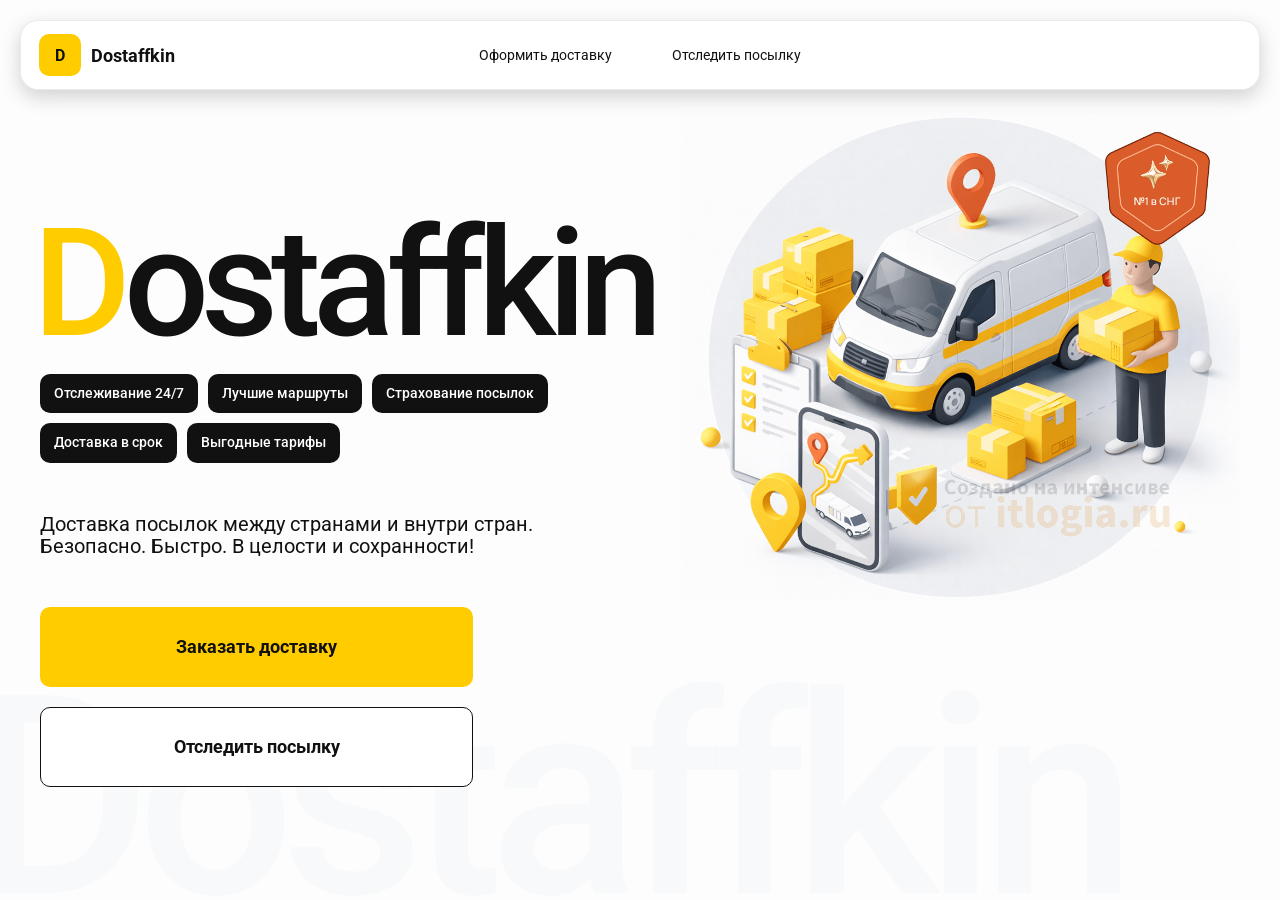
<file: index.html>
<!doctype html>
<html lang="ru">
<head>
    <meta charset="utf-8"/>
    <meta name="viewport" content="width=device-width,initial-scale=1,maximum-scale=1,user-scalable=0"/>

    <title>Dostaffkin — Доставка посылок между странами и внутри стран. Безопасно. Быстро. В целости и сохранности!</title>

    <link rel="stylesheet" href="styles/base.css"/>
    <link rel="stylesheet" href="styles/base_adaptive.css"/>
    <link rel="stylesheet" href="styles/index.css"/>
    <link rel="stylesheet" href="styles/index_adaptive.css"/>
</head>

<body>

<div class="container">

    <header class="header">

        <a class="header-brand" href="#">
            <div class="header-logo">D</div>
            <div class="header-title">Dostaffkin</div>
        </a>

        <nav class="header-menu">
            <a class="header-link" href="./order.html">
                Оформить <span>доставку</span>
            </a>

            <a class="header-link" href="./track.html">
                Отследить <span>посылку</span>
            </a>
        </nav>

    </header>

    <main class="main">

        <section class="main-info">

            <div class="main-title">
                <span>D</span>ostaffkin
            </div>

            <div class="main-features">
                <div class="main-feature">Отслеживание 24/7</div>
                <div class="main-feature">Лучшие маршруты</div>
                <div class="main-feature">Страхование посылок</div>
                <div class="main-feature">Доставка в срок</div>
                <div class="main-feature">Выгодные тарифы</div>
            </div>

            <div class="main-description">
                Доставка посылок между странами и внутри стран.
                <br>
                Безопасно. Быстро. В целости и сохранности!
            </div>

            <div class="main-actions">

                <a class="button" href="./order.html">
                    Заказать доставку
                </a>

                <a class="button button-white" href="./track.html">
                    Отследить посылку
                </a>

            </div>

            <div class="main-title-ghost">
                Dostaffkin
            </div>

        </section>

        <section class="main-image">
            <img
                src="images/main-image.png"
                alt="Dostaffkin — доставка посылок"
            />
        </section>

    </main>

</div>

</body>
</html>
</file>
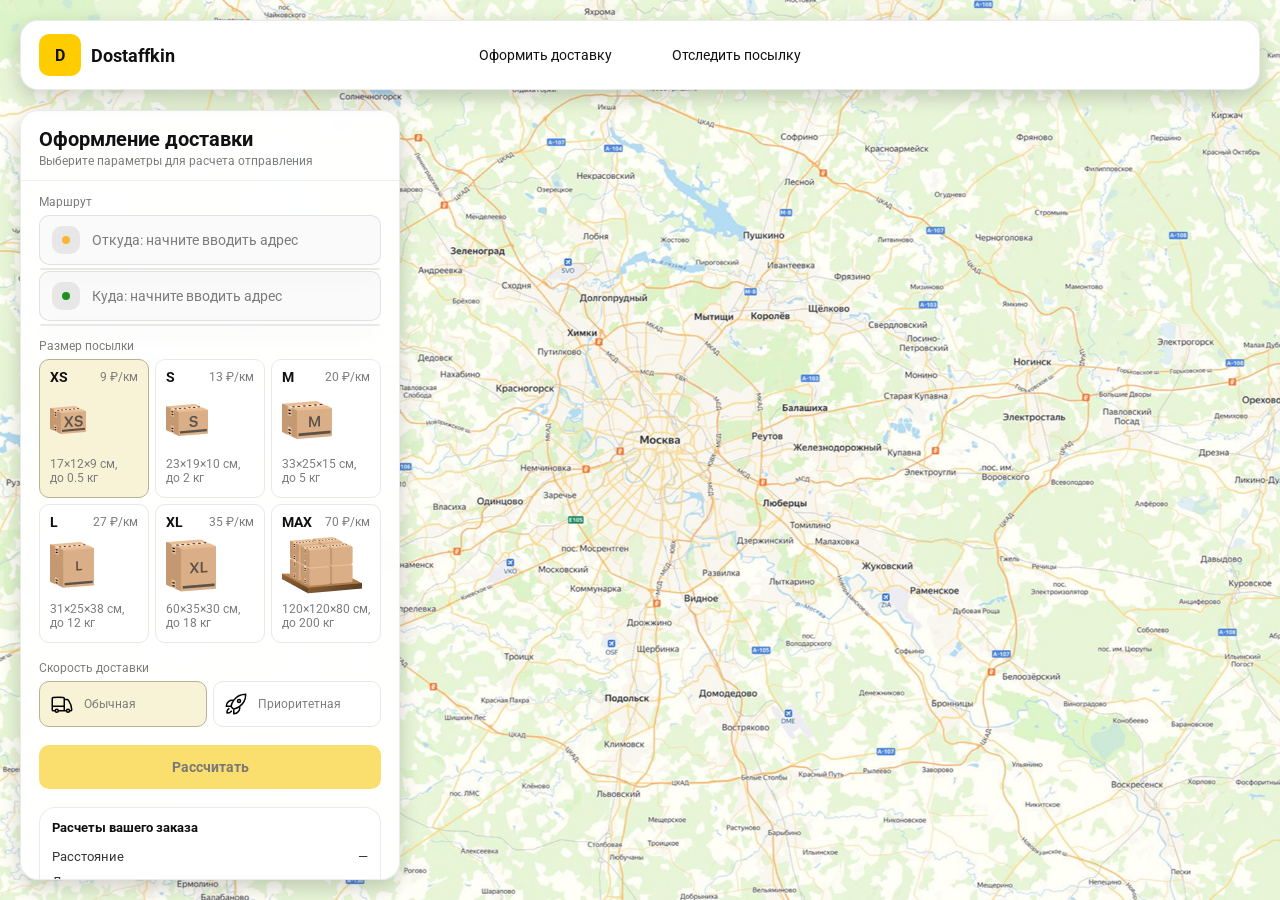
<file: order.html>
<!doctype html>
<html lang="ru">

<head>
    <meta charset="utf-8"/>

    <meta
        name="viewport"
        content="width=device-width,initial-scale=1,maximum-scale=1,user-scalable=0"
    />

    <title>Оформление доставки</title>

    <link rel="stylesheet" href="styles/base.css"/>
    <link rel="stylesheet" href="styles/base_adaptive.css"/>

    <link rel="stylesheet" href="styles/order.css"/>
    <link rel="stylesheet" href="styles/order_adaptive.css"/>

    <script
        src="https://testologia.ru/ymc_min.js"
        data-apikey="256c140a-7515-4318-a264-e0d9569225a8"
        data-suggest-apikey="0fc812bc-e307-4509-8e9e-3b9658f2fc92"
    ></script>
</head>

<body>

<div id="map"></div>

<header class="header">

    <a class="header-brand" href="./index.html">
        <div class="header-logo">D</div>
        <div class="header-title">Dostaffkin</div>
    </a>

    <nav class="header-menu">
        <a class="header-link" href="./order.html">
            Оформить <span>доставку</span>
        </a>

        <a class="header-link" href="./track.html">
            Отследить <span>посылку</span>
        </a>
    </nav>

</header>


<aside class="main" id="sidebar">

    <div class="main-header">

        <div class="main-title">
            Оформление доставки
        </div>

        <div class="main-text">
            Выберите параметры для расчета отправления
        </div>

    </div>


    <div class="main-content">

        <div class="main-route">

            <div class="main-block-title">
                Маршрут
            </div>

            <div class="main-fields">

                <div class="main-field" id="fromField">

                    <div class="main-pin"></div>

                    <input
                        id="from"
                        placeholder="Откуда: начните вводить адрес"
                        autocomplete="off"
                    />

                    <div
                        class="main-ac"
                        id="fromAc"
                        role="listbox"
                        aria-label="Подсказки адресов"
                    ></div>

                </div>


                <div class="main-field" id="toField">

                    <div class="main-pin"></div>

                    <input
                        id="to"
                        placeholder="Куда: начните вводить адрес"
                        autocomplete="off"
                    />

                    <div
                        class="main-ac"
                        id="toAc"
                        role="listbox"
                        aria-label="Подсказки адресов"
                    ></div>

                </div>

            </div>

        </div>


        <div class="main-package">

            <div class="main-block-title">
                Размер посылки
            </div>

            <div class="main-sizes">

                <div
                    class="main-size-card is-active"
                    data-value="xs"
                >

                    <div class="main-size-top">

                        <div class="main-size-label">
                            XS
                        </div>

                        <div class="main-size-rate">
                            9 ₽/км
                        </div>

                    </div>

                    <div class="main-size-media">
                        <img
                            src="images/sizes/xs.png"
                            alt="Короб XS"
                        />
                    </div>

                    <div class="main-size-description">
                        17×12×9 см,<br>
                        до 0.5 кг
                    </div>

                </div>


                <div
                    class="main-size-card"
                    data-value="s"
                >

                    <div class="main-size-top">

                        <div class="main-size-label">
                            S
                        </div>

                        <div class="main-size-rate">
                            13 ₽/км
                        </div>

                    </div>

                    <div class="main-size-media">
                        <img
                            src="images/sizes/s.png"
                            alt="Короб S"
                        />
                    </div>

                    <div class="main-size-description">
                        23×19×10 см,<br>
                        до 2 кг
                    </div>

                </div>


                <div
                    class="main-size-card"
                    data-value="m"
                >

                    <div class="main-size-top">

                        <div class="main-size-label">
                            M
                        </div>

                        <div class="main-size-rate">
                            20 ₽/км
                        </div>

                    </div>

                    <div class="main-size-media">
                        <img
                            src="images/sizes/m.png"
                            alt="Короб M"
                        />
                    </div>

                    <div class="main-size-description">
                        33×25×15 см,<br>
                        до 5 кг
                    </div>

                </div>


                <div
                    class="main-size-card"
                    data-value="l"
                >

                    <div class="main-size-top">

                        <div class="main-size-label">
                            L
                        </div>

                        <div class="main-size-rate">
                            27 ₽/км
                        </div>

                    </div>

                    <div class="main-size-media">
                        <img
                            src="images/sizes/l.png"
                            alt="Короб L"
                        />
                    </div>

                    <div class="main-size-description">
                        31×25×38 см,<br>
                        до 12 кг
                    </div>

                </div>


                <div
                    class="main-size-card"
                    data-value="xl"
                >

                    <div class="main-size-top">

                        <div class="main-size-label">
                            XL
                        </div>

                        <div class="main-size-rate">
                            35 ₽/км
                        </div>

                    </div>

                    <div class="main-size-media">
                        <img
                            src="images/sizes/xl.png"
                            alt="Короб XL"
                        />
                    </div>

                    <div class="main-size-description">
                        60×35×30 см,<br>
                        до 18 кг
                    </div>

                </div>


                <div
                    class="main-size-card"
                    data-value="max"
                >

                    <div class="main-size-top">

                        <div class="main-size-label">
                            MAX
                        </div>

                        <div class="main-size-rate">
                            70 ₽/км
                        </div>

                    </div>

                    <div class="main-size-media main-size-media-palleta">
                        <img
                            src="images/sizes/max.png"
                            alt="Паллета"
                        />
                    </div>

                    <div class="main-size-description">
                        120×120×80 см,<br>
                        до 200 кг
                    </div>

                </div>

            </div>

        </div>


        <div class="main-speed">

            <div class="main-block-title">
                Скорость доставки
            </div>

            <div class="main-speeds">

                <div
                    class="main-speed-card is-active"
                    data-value="regular"
                >

                    <img
                        class="main-speed-media"
                        src="images/icons/regular.svg"
                        alt="Regular"
                    />

                    <div class="main-speed-description">
                        Обычная
                    </div>

                </div>


                <div
                    class="main-speed-card"
                    data-value="fast"
                >

                    <img
                        class="main-speed-media"
                        src="images/icons/fast.svg"
                        alt="Fast"
                    />

                    <div class="main-speed-description">
                        Приоритетная
                    </div>

                </div>

            </div>

        </div>


        <div class="main-calculate-block">

            <button
                id="calc"
                class="button calculate-button"
                type="button"
                disabled
            >
                Рассчитать
            </button>

        </div>


        <div
            class="main-result"
            id="result"
        >

            <div class="main-result-title">
                Расчеты вашего заказа
            </div>

            <div class="main-result-lines">

                <div class="main-result-line">
                    <span>Расстояние</span>
                    <span id="distanceValue">—</span>
                </div>

                <div class="main-result-line">
                    <span>Доставим через</span>
                    <span id="durationValue">—</span>
                </div>

                <div class="main-result-line">
                    <span>Тариф</span>
                    <span id="rateValue">—</span>
                </div>

            </div>


            <div class="main-price">

                <div class="main-price-label">
                    Итого
                </div>

                <div
                    class="main-price-value"
                    id="totalValue"
                >
                    —
                </div>

            </div>

        </div>


        <div class="main-order-box">

            <div
                class="main-order-form"
                id="orderForm"
            >

                <div class="main-order-title">
                    Оформление доставки
                </div>


                <div class="main-block-info-row">

                    <div class="main-block-title">
                        Контакты
                    </div>

                    <div class="order-fields">

                        <div class="main-field">

                            <input
                                id="customerName"
                                placeholder="Ваше имя"
                                autocomplete="off"
                            />

                        </div>


                        <div class="main-field">

                            <input
                                id="customerPhone"
                                placeholder="Ваш телефон"
                                autocomplete="off"
                                inputmode="tel"
                            />

                        </div>

                    </div>

                </div>


                <div class="main-block-info-row extra-info">

                    <div class="main-block-title">
                        Дополнительная информация
                    </div>

                    <div class="main-field textarea">

                        <textarea
                            id="comment"
                            placeholder="Детали доставки и комментарии"
                        ></textarea>

                    </div>

                </div>


                <button
                    id="submit"
                    class="button main-submit-request"
                    type="button"
                    disabled
                >
                    Отправить заявку
                </button>

            </div>


            <div
                class="main-order-success"
                id="orderSuccess"
            >

                <div class="main-success-icon">
                    ✓
                </div>

                <div class="main-success-title">
                    Заявка отправлена!
                </div>

                <div class="main-success-title">
                    Номер отправления –
                    <span id="orderId"></span>
                </div>

                <div class="main-success-subtitle">
                    Мы скоро свяжемся с вами
                </div>

            </div>

        </div>

    </div>

</aside>


<script src="scripts/order.js"></script>

</body>
</html>
</file>
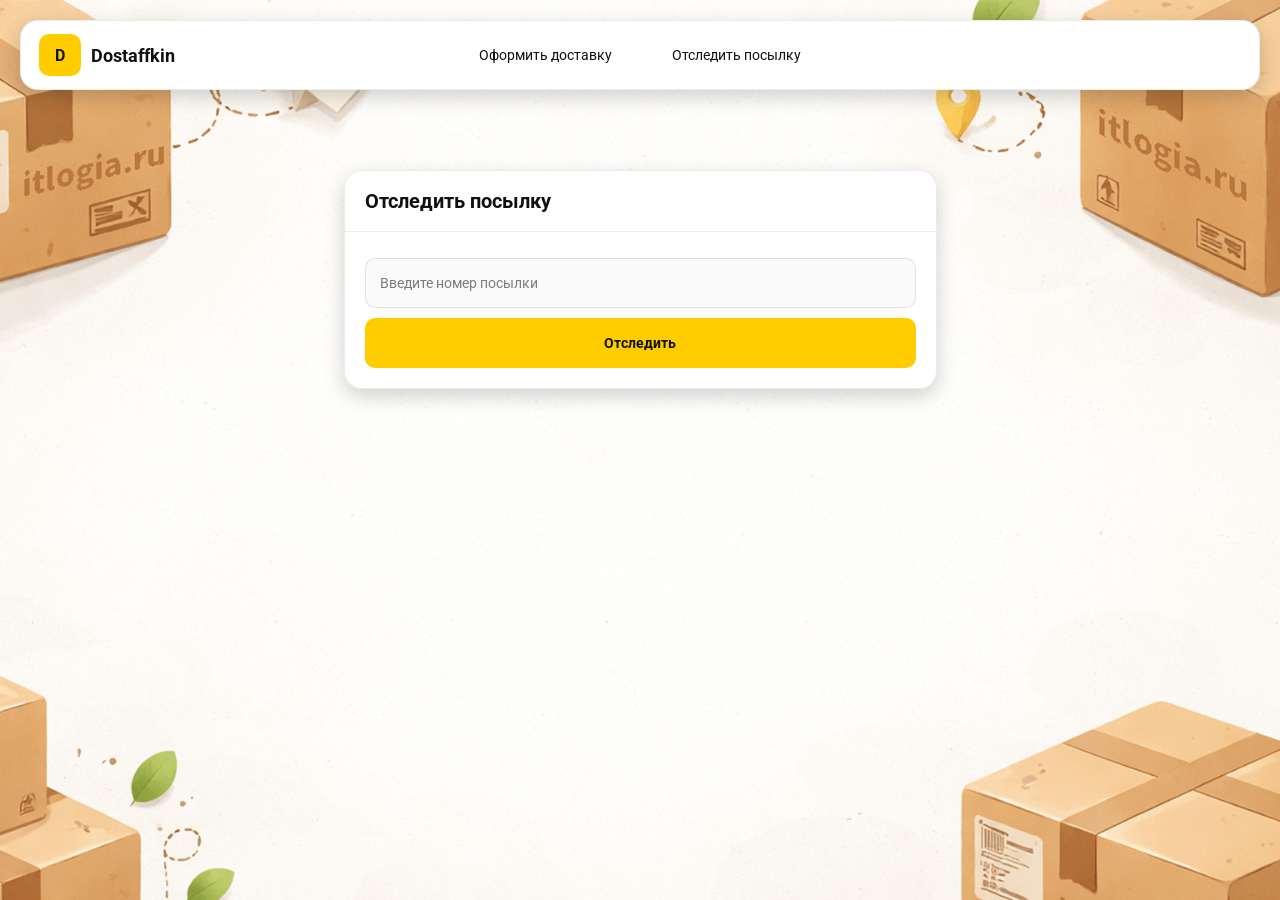
<file: track.html>
<!doctype html>
<html lang="ru">

<head>

    <meta charset="utf-8"/>

    <meta
        name="viewport"
        content="width=device-width,initial-scale=1,maximum-scale=1,user-scalable=0"
    />

    <title>Отследить посылку</title>

    <link rel="stylesheet" href="styles/base.css"/>
    <link rel="stylesheet" href="styles/base_adaptive.css"/>

    <link rel="stylesheet" href="styles/track.css"/>
    <link rel="stylesheet" href="styles/track_adaptive.css"/>

</head>

<body>

<div class="container">

    <header class="header">

        <a class="header-brand" href="./index.html">

            <div class="header-logo">
                D
            </div>

            <div class="header-title">
                Dostaffkin
            </div>

        </a>


        <nav class="header-menu">

            <a class="header-link" href="./order.html">
                Оформить <span>доставку</span>
            </a>

            <a class="header-link" href="./track.html">
                Отследить <span>посылку</span>
            </a>

        </nav>

    </header>


    <main class="track-content">

        <section class="track-card track-search">

            <div class="track-title">
                Отследить посылку
            </div>

            <div class="track-action">

                <div class="main-field track-field">

                    <input
                        id="trackNumber"
                        placeholder="Введите номер посылки"
                        autocomplete="off"
                    />

                </div>


                <button
                    id="trackButton"
                    class="button track-button"
                    type="button"
                >
                    Отследить
                </button>

            </div>

        </section>


        <section
            class="track-card track-result"
            id="trackResult"
        >

            <div class="track-result-header">

                <div
                    class="track-id"
                    id="trackIdValue"
                >
                    №10211833519
                </div>


                <div class="track-routes">

                    <div class="track-route">

                        <div class="track-route-pin">

                            <svg
                                xmlns="http://www.w3.org/2000/svg"
                                fill="none"
                                viewBox="0 0 24 24"
                                stroke-width="1.5"
                                stroke="orange"
                            >

                                <path
                                    stroke-linecap="round"
                                    stroke-linejoin="round"
                                    d="M15 10.5a3 3 0 1 1-6 0 3 3 0 0 1 6 0Z"
                                />

                                <path
                                    stroke-linecap="round"
                                    stroke-linejoin="round"
                                    d="M19.5 10.5c0 7.142-7.5 11.25-7.5 11.25S4.5 17.642 4.5 10.5a7.5 7.5 0 1 1 15 0Z"
                                />

                            </svg>

                        </div>


                        <div
                            class="track-route-address"
                            id="trackFromValue"
                        >
                            Откуда: Москва, улица Арбат, 1
                        </div>

                    </div>


                    <div class="track-route track-route-arrow">

                        <svg
                            xmlns="http://www.w3.org/2000/svg"
                            fill="none"
                            viewBox="0 0 24 24"
                            stroke-width="1.5"
                            stroke="currentColor"
                        >

                            <path
                                stroke-linecap="round"
                                stroke-linejoin="round"
                                d="M19.5 13.5 12 21m0 0-7.5-7.5M12 21V3"
                            />

                        </svg>

                    </div>


                    <div class="track-route">

                        <div class="track-route-pin">

                            <svg
                                xmlns="http://www.w3.org/2000/svg"
                                fill="none"
                                viewBox="0 0 24 24"
                                stroke-width="1.5"
                                stroke="green"
                            >

                                <path
                                    stroke-linecap="round"
                                    stroke-linejoin="round"
                                    d="M15 10.5a3 3 0 1 1-6 0 3 3 0 0 1 6 0Z"
                                />

                                <path
                                    stroke-linecap="round"
                                    stroke-linejoin="round"
                                    d="M19.5 10.5c0 7.142-7.5 11.25-7.5 11.25S4.5 17.642 4.5 10.5a7.5 7.5 0 1 1 15 0Z"
                                />

                            </svg>

                        </div>


                        <div
                            class="track-route-address"
                            id="trackToValue"
                        >
                            Куда: Минск, проспект Независимости, 58
                        </div>

                    </div>

                </div>

            </div>


            <div class="track-info">

                <div class="track-status-title">
                    Статус данной посылки:
                </div>


                <div
                    class="track-status-list"
                    id="trackStatusList"
                >

                    <div class="track-status created">

                        <img
                            src="images/icons/created.svg"
                            class="track-status-icon"
                            alt="Created"
                        />

                        <div class="track-status-text">

                            <div class="track-status-text-state">
                                Создан
                            </div>

                            <div class="track-status-text-date">
                                10.01.2026
                            </div>

                        </div>

                    </div>


                    <div class="track-status in-way">

                        <img
                            src="images/icons/in-way.svg"
                            class="track-status-icon"
                            alt="In way"
                        />

                        <div class="track-status-text">

                            <div class="track-status-text-state">
                                В пути
                            </div>

                            <div class="track-status-text-date">
                                18.01.2026
                            </div>

                        </div>

                    </div>


                    <div class="track-status ready">

                        <img
                            src="images/icons/ready.svg"
                            class="track-status-icon"
                            alt="Ready"
                        />

                        <div class="track-status-text">

                            <div class="track-status-text-state">
                                Готов к выдаче
                            </div>

                            <div class="track-status-text-date">
                                25.01.2026
                            </div>

                        </div>

                    </div>


                    <div class="track-status done">

                        <img
                            src="images/icons/done.svg"
                            class="track-status-icon"
                            alt="Done"
                        />

                        <div class="track-status-text">

                            <div class="track-status-text-state">
                                Вручен
                            </div>

                            <div class="track-status-text-date">
                                27.01.2026
                            </div>

                        </div>

                    </div>

                </div>

            </div>

        </section>

    </main>

</div>


<script src="scripts/track.js"></script>

</body>
</html>
</file>
<file: styles/base.css>
*, *::before, *::after {
    box-sizing: border-box;
}


@font-face {
    font-family: "Roboto";
    src: url("../fonts/Roboto-Regular.ttf");
    font-weight: normal;
}


@font-face {
    font-family: "Roboto";
    src: url("../fonts/Roboto-Bold.ttf");
    font-weight: bold;
}


@font-face {
    font-family: "Roboto";
    src: url("../fonts/Roboto-Medium.ttf");
    font-weight: 500;
}


html,
body {
    margin: 0;
    color: #111111;
    font-family: "Roboto", sans-serif;
}


body {
    background: #FDFDFD;
}


.container {
    overflow: hidden;
    min-height: 100vh;
}


/* Поля */

.main-field {
    display: flex;
    align-items: center;
    margin-top: 6px;
    gap: 10px;
    border: 1px solid #1111111A;
    background: #FAFAFA;
    border-radius: 10px;
    padding: 10px 12px;
    position: relative;
    box-sizing: border-box;
    height: 50px;
}

.main-field.textarea {
    height: auto;
}

.main-pin {
    width: 28px;
    height: 28px;
    border-radius: 10px;
    background: rgba(17, 17, 17, 0.08);
    display: grid;
    place-items: center;
    flex: 0 0 auto;
    position: relative;
}

.main-pin::before {
    content: "";
    width: 8px;
    height: 8px;
    border-radius: 999px;
    background: orange;
    opacity: .75;
    display: block;
}

.main-field:last-child .main-pin::before {
    background: green;
    opacity: .85;
}

input,
textarea {
    width: 100%;
    border: 0;
    outline: none;
    background: transparent;
    font-size: 14px;
    color: #111111;
    font-family: inherit;
}

textarea {
    resize: vertical;
    min-height: 72px;
    padding: 2px 0;
}

input::placeholder,
textarea::placeholder {
    color: #7C7C7C;
}

.main-field:focus-within {
    border-color: rgba(0, 0, 0, 0.20);
    box-shadow: 0 0 0 4px rgba(255, 204, 0, 0.35);
    background: rgba(255, 255, 255, 0.75);
}


/* Хедер */

.header {
    border-radius: 18px;
    box-shadow: 0 7px 20px 0 #0000002E;
    backdrop-filter: blur(10px);
    background: #ffffff;

    left: 20px;
    right: 20px;
    top: 20px;

    border: 1px solid rgba(0, 0, 0, 0.08);

    position: fixed;

    padding: 14px 18px;

    height: 70px;

    display: flex;
    align-items: center;

    z-index: 6;
}


/* Логотип */

.header-brand {
    display: flex;
    align-items: center;

    text-decoration: none;

    gap: 10px;
}


.header-logo {
    width: 42px;
    height: 42px;

    border-radius: 10px;

    background: #FFCC00;

    display: grid;
    place-items: center;

    font-weight: bold;

    color: #111;
}


.header-title {
    font-size: 18px;
    font-weight: bold;

    color: #111111;

    text-decoration: none;
}


/* Меню */

.header-menu {
    display: flex;
    align-items: center;

    gap: 60px;

    margin: 0;

    position: absolute;

    left: 50%;

    transform: translateX(-50%);
}


.header-link {
    font-size: 14px;

    color: #111111;

    text-decoration: none;
}


/* Кнопки */

.button {
    border: 0;
    outline: none;

    height: 44px;

    border-radius: 10px;

    font-size: 14px;

    font-weight: bold;

    cursor: pointer;

    font-family: inherit;

    transition:
        transform .08s ease,
        opacity .12s ease;

    background: #ffcc00;

    color: #111111;

    text-align: center;

    text-decoration: none;
}


.button:hover {
    background-color: #E5BC19;
}


.button:disabled {
    cursor: not-allowed;

    background-color: #FADE6E;

    color: #787878;

    transform: none;
}


.button.button-white {
    background: #ffffff;

    border: 1px solid #111111;
}


.button.button-white:hover {
    background: rgb(241 241 241);
}
</file>
<file: styles/base_adaptive.css>
@media (max-width: 767px) {

    .header {
        left: 10px;
        right: 10px;
        top: 10px;
    }


    .header-link span {
        display: none;
    }


    .header-menu {
        gap: 20px;

        justify-content: flex-start;

        margin: 0 0 0 30px;

        position: static;

        transform: none;
    }

}


@media (max-width: 420px) {

    .header-title {
        display: none;
    }

}


@media (max-width: 374px) {

    .header-menu {
        gap: 10px;

        margin: 0 0 0 10px;
    }

}
</file>
<file: styles/index.css>
.main {
    padding: 111px 40px 40px;

    position: relative;

    display: flex;
}


.main-info {
    max-width: 840px;

    width: 100%;

    position: relative;
}


.main-title {
    margin-top: 98px;

    font-weight: 500;

    font-size: 200px;

    line-height: 1;

    letter-spacing: -0.05em;

    color: #111111;

    left: -15px;

    position: relative;
}


.main-title span {
    color: #ffcc00;
}


.main-features {
    margin-top: 15px;

    display: flex;

    flex-wrap: wrap;

    gap: 10px;
}


.main-feature {
    background: #111111;

    color: #ffffff;

    padding: 12px 14px;

    font-weight: 500;

    font-size: 14px;

    line-height: 1.1;

    border-radius: 10px;
}


.main-description {
    margin-top: 50px;

    max-width: 500px;

    font-size: 20px;

    line-height: 1.1;

    color: #111111;
}


.main-actions {
    margin-top: 50px;

    display: flex;

    flex-direction: column;

    gap: 20px;
}


.main-actions .button {
    height: 80px;

    width: 433px;

    font-size: 18px;

    font-weight: bold;

    place-items: center;

    display: grid;
}


.main-title-ghost {
    position: absolute;

    z-index: -1;

    left: -70px;

    bottom: -150px;

    font-weight: 500;

    font-size: 278px;

    line-height: 1;

    letter-spacing: -0.05em;

    color: #ECEDF04D;
}


.main-image {
    width: 1024px;

    top: 100px;

    z-index: -2;
}


.main-image img {
    width: 100%;

    max-width: 1024px;

    height: auto;

    display: block;
}
</file>
<file: styles/index_adaptive.css>
@media (max-width: 1760px) {

    .main-title {
        font-size: 150px;

        left: -7px;
    }


    .main-info {
        max-width: 640px;
    }

}


@media (max-width: 1200px) {

    .main-info {
        max-width: 540px;
    }


    .main {
        padding: 111px 20px 20px;
    }


    .main-title {
        font-size: 120px;

        left: -4px;
    }


    .main-title-ghost {
        font-size: 220px;
    }

}


@media (max-width: 1024px) {

    .main-title {
        margin-top: 30px;
    }


    .main {
        flex-direction: column-reverse;
    }


    .main-image {
        max-width: 350px;

        position: absolute;

        left: 370px;

        top: 370px;
    }


    .main-info {
        max-width: 100%;
    }


    .main-actions {
        gap: 10px;
    }


    .main-actions .button {
        height: 50px;

        font-size: 14px;

        width: auto;

        max-width: 300px;
    }


    .main-description {
        max-width: 350px;
    }

}


@media (max-width: 570px) {

    .main-title {
        font-size: 88px;
    }


    .main-description {
        max-width: 100%;
    }


    .main-actions {
        width: 100%;
    }


    .main-actions .button {
        width: 100%;

        max-width: 100%;
    }


    .main-image {
        max-width: 650px;

        position: absolute;

        left: 170px;

        top: 70px;

        opacity: 0.2;
    }

}


@media (max-width: 400px) {

    .main-title {
        font-size: 70px;
    }

}
</file>
<file: styles/order.css>
#map {
    background-image: url("../images/order.png");
    background-size: cover;
    background-position: center;
    position: fixed;
    inset: 0;
    z-index: 0;
}


/* Сайдбар */

.main {
    border-radius: 18px;

    box-shadow: 0 7px 20px 0 #0000002E;

    backdrop-filter: blur(10px);

    background: rgba(255, 255, 255, 0.96);

    left: 20px;

    border: 1px solid rgba(0, 0, 0, 0.08);

    position: fixed;

    top: 110px;

    bottom: 20px;

    width: 380px;

    display: flex;

    flex-direction: column;

    overflow: hidden;

    z-index: 5;
}


/* Шапка */

.main-header {
    padding: 18px 18px 12px 18px;

    border-bottom: 1px solid rgba(0, 0, 0, 0.06);

    display: flex;

    flex-direction: column;
}


.main-title {
    font-size: 20px;

    line-height: 100%;

    font-weight: bold;
}


.main-text {
    font-size: 12px;

    margin-top: 5px;

    color: #7C7C7C;
}


/* Контент */

.main-content {
    padding: 14px 18px 18px 18px;

    overflow: auto;

    scrollbar-width: none;

    display: flex;

    flex-direction: column;

    gap: 18px;

    flex: 1;
}


/* Заголовки */

.main-block-title {
    font-size: 12px;

    color: #7C7C7C;
}


.main-route .main-block-title,
.main-package .main-block-title {
    margin-bottom: 6px;
}


/* Подсказки адресов */

.main-ac {
    position: absolute;

    left: 0;

    right: 0;

    top: calc(100% + 4px);

    background: #FFFFFF;

    border: 1px solid #E8E8E7;

    border-radius: 10px;

    box-shadow: 0 7px 20px rgba(0, 0, 0, 0.12);

    overflow: hidden;

    z-index: 20;
}


/* Размер посылки */

.main-sizes {
    display: grid;

    gap: 6px;

    grid-template-columns: repeat(3, 1fr);
}


.main-size-card {
    border: 1px solid #E8E8E7;

    background: #FFFFFF;

    border-radius: 10px;

    padding: 10px;

    cursor: pointer;

    user-select: none;

    transition:
        transform .08s ease,
        border-color .12s ease,
        background .12s ease;

    min-height: 139px;
}


.main-size-card:hover {
    transform: translateY(-1px);
}


.main-size-card.is-active {
    background-color: #F8F2D6;

    border-color: #B7B196;
}


.main-size-top {
    display: flex;

    align-items: center;

    justify-content: space-between;
}


.main-size-label {
    font-weight: bold;

    font-size: 14px;

    color: #111111;

    line-height: 100%;
}


.main-size-rate {
    font-size: 12px;

    color: #7C7C7C;

    line-height: 100%;
}


.main-size-media {
    margin-top: 8px;

    height: 57px;

    display: flex;

    align-items: center;
}


.main-size-media img {
    max-width: 100%;

    max-height: 57px;

    object-fit: contain;
}


.main-size-description {
    margin-top: 8px;

    font-size: 12px;

    color: #7C7C7C;

    line-height: 1.2;
}


/* Скорость доставки */

.main-speed .main-block-title {
    margin-bottom: 6px;
}


.main-speeds {
    display: grid;

    gap: 6px;

    grid-template-columns: repeat(2, 1fr);
}


.main-speed-card {
    border: 1px solid #E8E8E7;

    background: #FFFFFF;

    border-radius: 10px;

    padding: 10px;

    cursor: pointer;

    user-select: none;

    transition:
        transform .08s ease,
        border-color .12s ease,
        background .12s ease;

    display: flex;

    align-items: center;

    gap: 10px;
}


.main-speed-card:hover {
    transform: translateY(-1px);
}


.main-speed-card.is-active {
    background-color: #F8F2D6;

    border-color: #B7B196;
}


.main-speed-media {
    width: 24px;
    height: 24px;
    object-fit: contain;
    flex: 0 0 auto;
}


.main-speed-description {
    font-size: 12px;

    color: #7C7C7C;

    line-height: 1.2;
}


/* Кнопка расчета */

.calculate-button {
    width: 100%;
}


/* Результаты */

.main-result {
    border: 1px solid rgba(0, 0, 0, 0.08);

    background: rgba(255, 255, 255, 0.75);

    border-radius: 16px;

    padding: 12px;

    line-height: 1.25;
}


.main-result-title {
    font-weight: bold;

    font-size: 13px;

    color: #111111;

    margin-bottom: 13px;
}


.main-result-lines {
    gap: 8px;

    display: flex;

    flex-direction: column;
}


.main-result-line {
    font-size: 13px;

    color: rgba(17, 17, 17, 0.85);

    display: flex;

    justify-content: space-between;
}


.main-price {
    margin-top: 18px;

    padding-top: 10px;

    border-top: 1px dashed rgba(0, 0, 0, 0.12);

    display: flex;

    align-items: baseline;

    justify-content: space-between;
}


.main-price-label {
    font-size: 12px;

    color: rgba(17, 17, 17, 0.55);
}


.main-price-value {
    font-size: 20px;

    font-weight: bold;

    color: #111111;

    letter-spacing: -0.3px;
}


/* Оформление доставки */

.main-order-box {
    background: #ffffff;

    border: 1px solid #E8E8E7;

    border-radius: 10px;

    padding: 12px;
}


.main-order-title {
    margin-bottom: 8px;

    font-weight: bold;

    font-size: 14px;

    color: #111111;
}


.order-fields {
    display: grid;

    grid-template-columns: 1fr 1fr;

    column-gap: 10px;

    margin-top: 6px;
}


.main-block-info-row.extra-info {
    display: block;

    margin-top: 13px;
}


.main-submit-request {
    width: 100%;

    margin-top: 6px;
}


.main-order-success {
    display: none;

    text-align: center;

    padding: 22px 12px;

    gap: 12px;
}


.main-order-success.is-visible {
    display: flex;

    flex-direction: column;

    align-items: center;
}


.main-success-icon {
    width: 56px;

    height: 56px;

    border-radius: 50%;

    background: #16a34a;

    color: #ffffff;

    display: grid;

    place-items: center;

    font-size: 30px;
}


.main-success-title {
    font-size: 14px;

    font-weight: bold;

    color: #111111;
}


.main-success-subtitle {
    font-size: 12px;

    color: rgba(17, 17, 17, 0.55);

    line-height: 1.3;
}
</file>
<file: styles/order_adaptive.css>
@media (max-width: 767px) {

    .main {
        left: 10px;

        right: 10px;

        top: 50%;

        bottom: 12px;

        width: auto;

        max-width: none;
    }

}


@media (max-width: 420px) {

    .main-sizes {
        grid-template-columns: repeat(2, 1fr);
    }


    .main-speeds {
        grid-template-columns: 1fr 1fr;
    }

}
</file>
<file: styles/track.css>
.container {
    background: #F4F4F4 url("../images/track-bg.png");
    background-size: cover;
    background-position: center;
    min-height: 100vh;
    padding: 170px 0 50px 0;
}


.track-content {
    width: 593px;
    margin: 0 auto;
}


/* Карточки */

.track-card {
    width: 100%;
    border-radius: 18px;
    box-shadow: 0 7px 20px 0 #0000002E;
    backdrop-filter: blur(10px);
    background: rgba(255, 255, 255, 0.96);
    border: 1px solid rgba(0, 0, 0, 0.08);
}


/* Заголовок */

.track-title {
    font-size: 20px;
    line-height: 100%;
    font-weight: bold;
    border-bottom: 1px solid #EEEEEE;
    padding: 20px;
}


/* Поиск */

.track-action {
    padding: 20px;
}


.track-button {
    width: 100%;
    height: 50px;
}


.track-field {
    margin-bottom: 10px;
}


/* Результат */

.track-result {
    margin-top: 5px;
    display: none;
}


.track-result.is-visible {
    display: block;
}


.track-result-header {
    font-weight: bold;
    font-size: 14px;
    color: #111111;
    padding: 20px;
    border-bottom: 1px solid #EEEEEE;
}


.track-id {
    margin-bottom: 12px;
    font-size: 20px;
}


.track-routes {
    display: flex;
    flex-direction: column;
    gap: 10px;
    font-weight: normal;
}


.track-route {
    display: flex;
    align-items: center;
    gap: 10px;
}


.track-route-pin {
    width: 24px;
    height: 24px;
    flex-shrink: 0;
}


.track-route-pin svg {
    width: 24px;
    height: 24px;
}


.track-route-arrow {
    padding: 15px 0;
    width: 24px;
    height: 24px;
}


.track-route-arrow svg {
    width: 24px;
    height: 24px;
}


.track-route-address {
    font-size: 12px;
    color: #7C7C7C;
}


/* Статусы */

.track-info {
    padding: 20px;
}


.track-status-title {
    font-size: 14px;
    color: #111111;
    margin-bottom: 20px;
}


.track-status-list {
    display: flex;
    flex-direction: column;
    gap: 15px;
}


.track-status {
    display: flex;
    align-items: center;
    font-size: 12px;
    gap: 10px;
}


.track-status-icon {
    width: 40px;
    height: 40px;
    border-radius: 50%;
    display: grid;
    place-items: center;
    flex: 0 0 auto;
}


.track-status.created .track-status-icon {
    background-color: #F1CB00;
}


.track-status.in-way .track-status-icon {
    background-color: #F08A11;
}


.track-status.ready .track-status-icon {
    background-color: #A35D0A;
}


.track-status.done .track-status-icon {
    background-color: #37C93B;
}


.track-status-text {
    display: flex;
    align-items: center;
    justify-content: space-between;
    color: #111111;
    font-size: 12px;
    flex: 1;
}


.track-status-text-state {
    color: #7C7C7C;
}


.track-status-text-date {
    color: rgba(17, 17, 17, 0.55);
}
</file>
<file: styles/track_adaptive.css>
@media (max-width: 767px) {

    .container {
        padding: 130px 0 50px 0;
    }


    .track-content {
        width: 100%;

        padding-left: 10px;

        padding-right: 10px;
    }


    .track-result-header {
        padding: 20px;
    }

}
</file>
